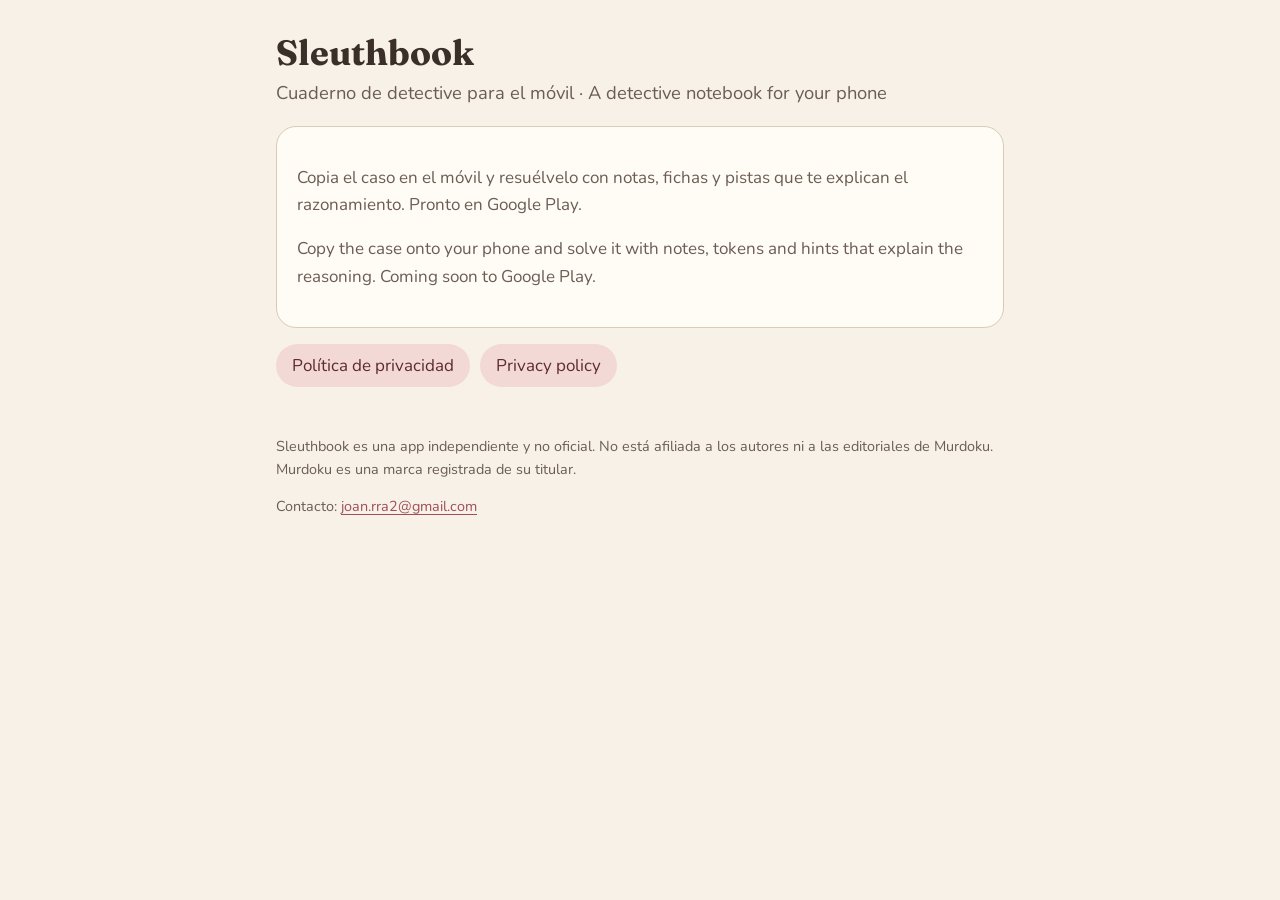
<file: index.html>
<!doctype html>
<html lang="es">
<head>
<meta charset="utf-8">
<meta name="viewport" content="width=device-width, initial-scale=1">
<title>Sleuthbook</title>
<meta name="description" content="Sleuthbook: cuaderno de detective para resolver puzles de lógica desde el móvil.">
<link rel="preconnect" href="https://fonts.googleapis.com">
<link rel="preconnect" href="https://fonts.gstatic.com" crossorigin>
<link href="https://fonts.googleapis.com/css2?family=Fraunces:opsz,wght@9..144,700&family=Nunito:wght@400;700&display=swap" rel="stylesheet">
<link rel="stylesheet" href="style.css">
</head>
<body>
<main>
<h1>Sleuthbook</h1>
<p class="tagline">Cuaderno de detective para el móvil · <span lang="en">A detective notebook for your phone</span></p>

<div class="card">
<p>Copia el caso en el móvil y resuélvelo con notas, fichas y pistas que te explican el razonamiento. Pronto en Google Play.</p>
<p lang="en">Copy the case onto your phone and solve it with notes, tokens and hints that explain the reasoning. Coming soon to Google Play.</p>
</div>

<div class="links">
<a class="pill" href="privacidad/">Política de privacidad</a>
<a class="pill" href="privacy/" lang="en">Privacy policy</a>
</div>

<footer>
<p>Sleuthbook es una app independiente y no oficial. No está afiliada a los autores ni a las editoriales de Murdoku. Murdoku es una marca registrada de su titular.</p>
<p>Contacto: <a href="mailto:joan.rra2@gmail.com">joan.rra2@gmail.com</a></p>
</footer>
</main>
</body>
</html>
</file>
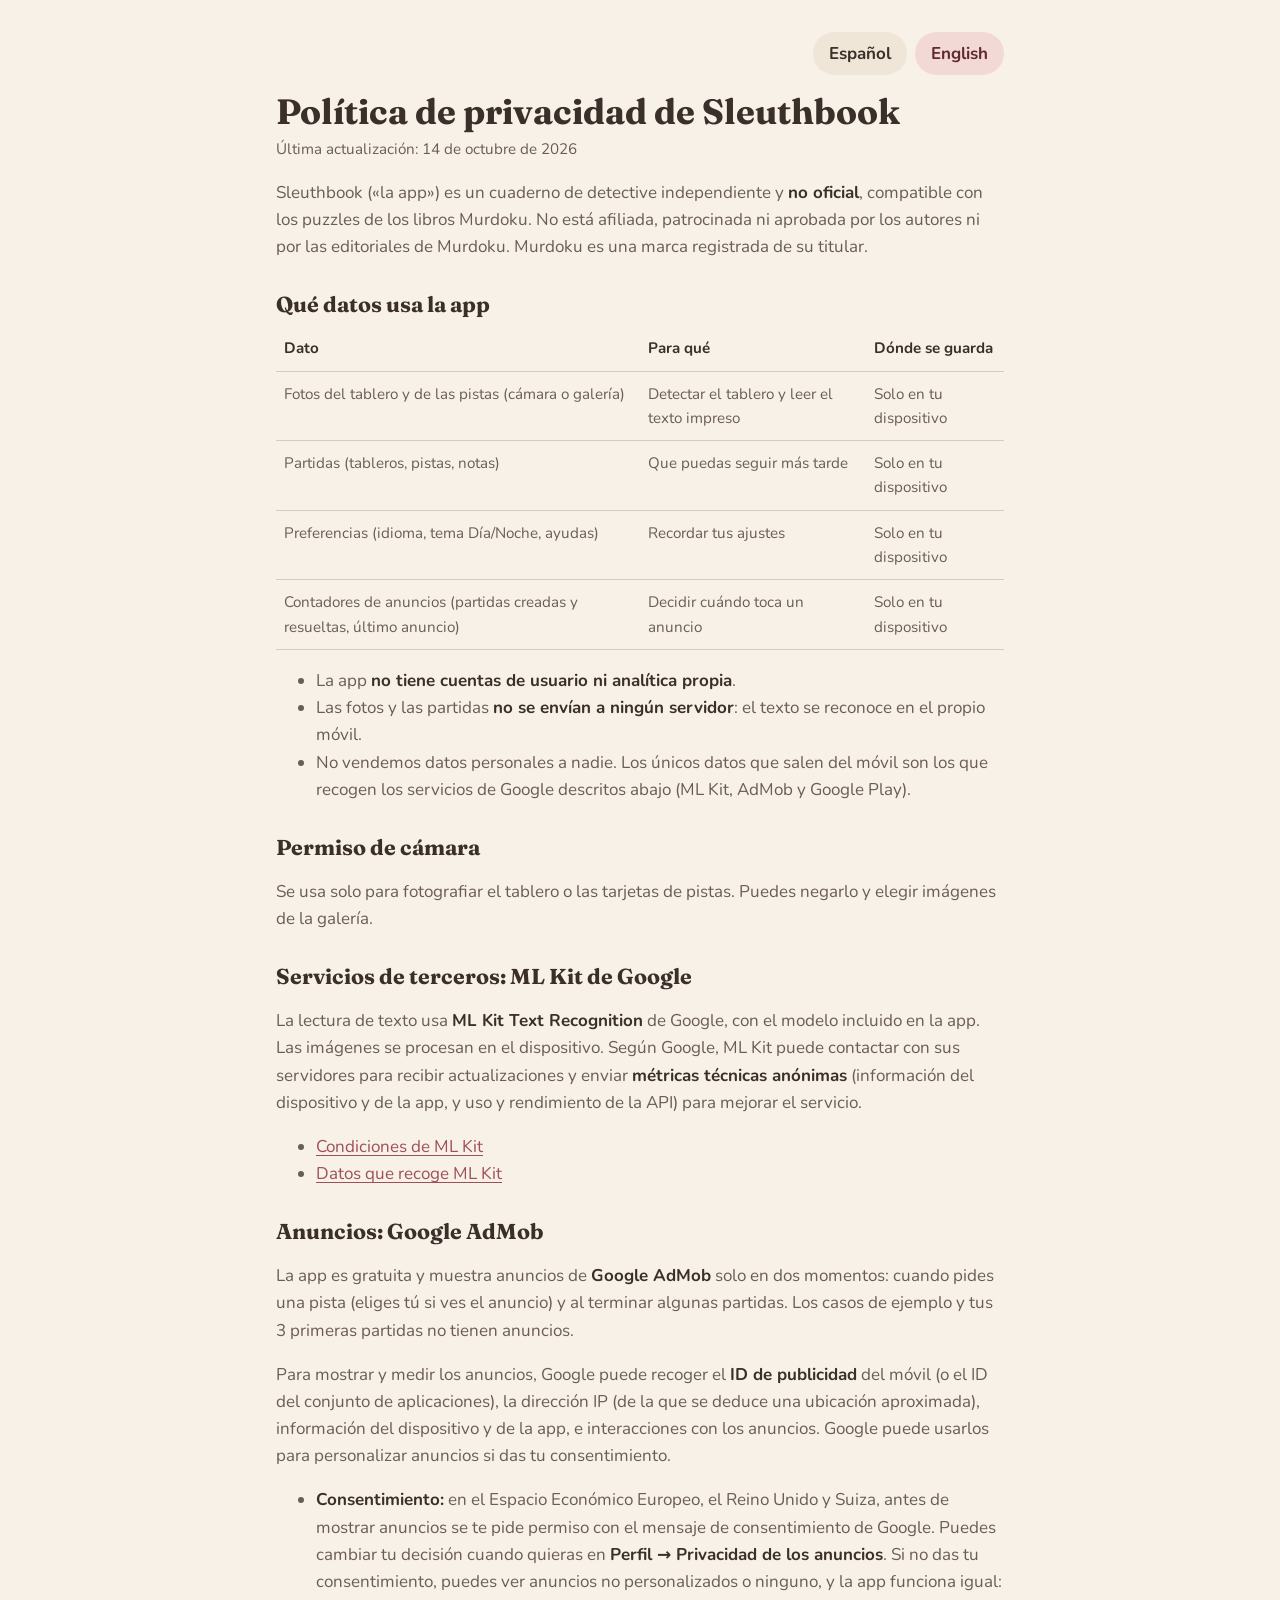
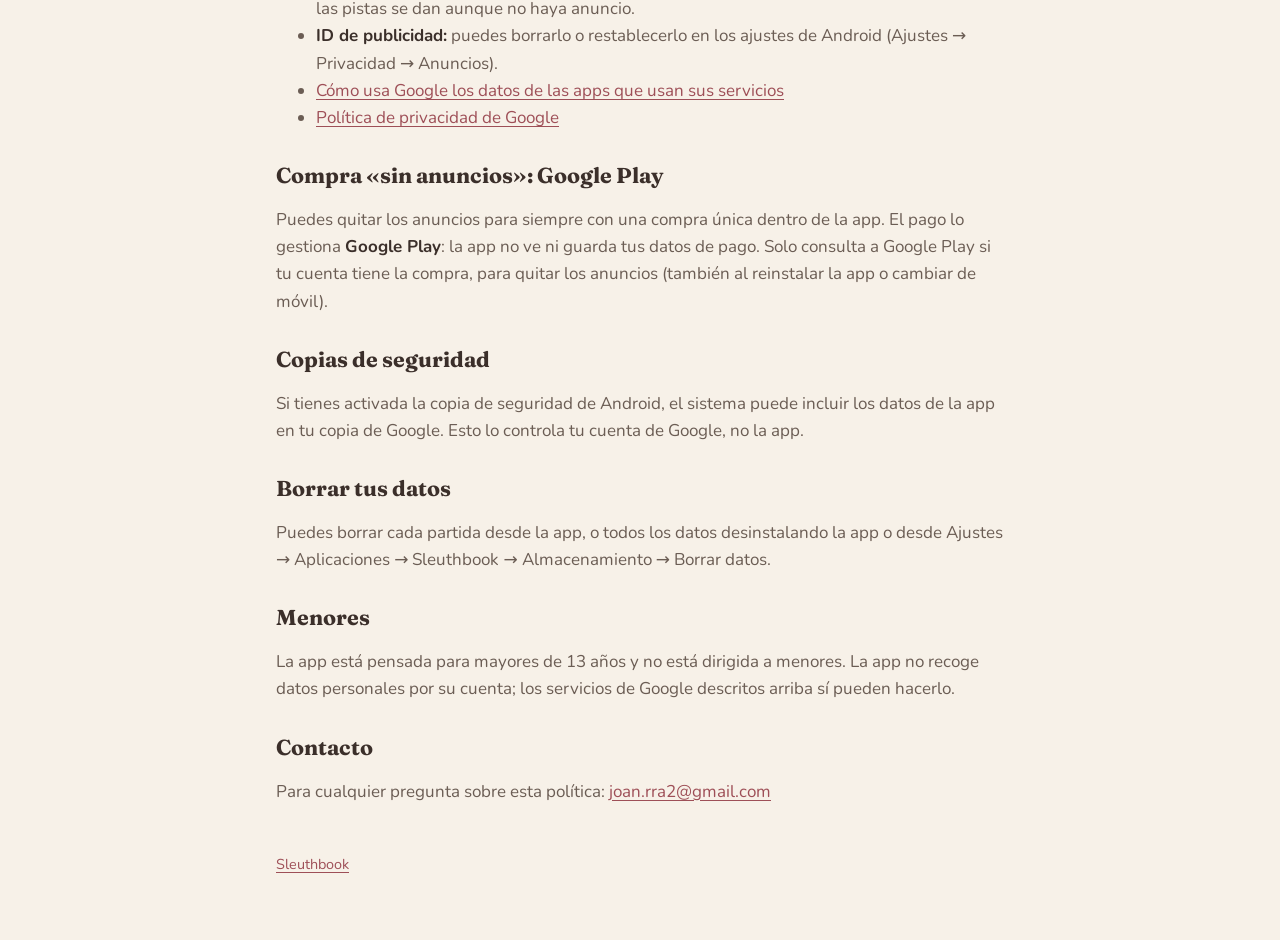
<file: privacidad/index.html>
<!doctype html>
<html lang="es">
<head>
<meta charset="utf-8">
<meta name="viewport" content="width=device-width, initial-scale=1">
<title>Política de privacidad · Sleuthbook</title>
<meta name="description" content="Política de privacidad de Sleuthbook, cuaderno de detective para el móvil.">
<link rel="alternate" hreflang="en" href="../privacy/">
<link rel="preconnect" href="https://fonts.googleapis.com">
<link rel="preconnect" href="https://fonts.gstatic.com" crossorigin>
<link href="https://fonts.googleapis.com/css2?family=Fraunces:opsz,wght@9..144,700&family=Nunito:wght@400;700&display=swap" rel="stylesheet">
<link rel="stylesheet" href="../style.css">
</head>
<body>
<main>
<nav class="lang" aria-label="Idioma"><a href="./" aria-current="page" lang="es">Español</a><a href="../privacy/" lang="en">English</a></nav>

<h1>Política de privacidad de Sleuthbook</h1>
<p class="updated">Última actualización: 14 de octubre de 2026</p>

<p>Sleuthbook («la app») es un cuaderno de detective independiente y <strong>no oficial</strong>, compatible con los puzzles de los libros Murdoku. No está afiliada, patrocinada ni aprobada por los autores ni por las editoriales de Murdoku. Murdoku es una marca registrada de su titular.</p>

<h2>Qué datos usa la app</h2>
<div class="table">
<table>
<thead><tr><th>Dato</th><th>Para qué</th><th>Dónde se guarda</th></tr></thead>
<tbody>
<tr><td>Fotos del tablero y de las pistas (cámara o galería)</td><td>Detectar el tablero y leer el texto impreso</td><td>Solo en tu dispositivo</td></tr>
<tr><td>Partidas (tableros, pistas, notas)</td><td>Que puedas seguir más tarde</td><td>Solo en tu dispositivo</td></tr>
<tr><td>Preferencias (idioma, tema Día/Noche, ayudas)</td><td>Recordar tus ajustes</td><td>Solo en tu dispositivo</td></tr>
<tr><td>Contadores de anuncios (partidas creadas y resueltas, último anuncio)</td><td>Decidir cuándo toca un anuncio</td><td>Solo en tu dispositivo</td></tr>
</tbody>
</table>
</div>
<ul>
<li>La app <strong>no tiene cuentas de usuario ni analítica propia</strong>.</li>
<li>Las fotos y las partidas <strong>no se envían a ningún servidor</strong>: el texto se reconoce en el propio móvil.</li>
<li>No vendemos datos personales a nadie. Los únicos datos que salen del móvil son los que recogen los servicios de Google descritos abajo (ML Kit, AdMob y Google Play).</li>
</ul>

<h2>Permiso de cámara</h2>
<p>Se usa solo para fotografiar el tablero o las tarjetas de pistas. Puedes negarlo y elegir imágenes de la galería.</p>

<h2>Servicios de terceros: ML Kit de Google</h2>
<p>La lectura de texto usa <strong>ML Kit Text Recognition</strong> de Google, con el modelo incluido en la app. Las imágenes se procesan en el dispositivo. Según Google, ML Kit puede contactar con sus servidores para recibir actualizaciones y enviar <strong>métricas técnicas anónimas</strong> (información del dispositivo y de la app, y uso y rendimiento de la API) para mejorar el servicio.</p>
<ul>
<li><a href="https://developers.google.com/ml-kit/terms">Condiciones de ML Kit</a></li>
<li><a href="https://developers.google.com/ml-kit/android-data-disclosure">Datos que recoge ML Kit</a></li>
</ul>

<h2>Anuncios: Google AdMob</h2>
<p>La app es gratuita y muestra anuncios de <strong>Google AdMob</strong> solo en dos momentos: cuando pides una pista (eliges tú si ves el anuncio) y al terminar algunas partidas. Los casos de ejemplo y tus 3 primeras partidas no tienen anuncios.</p>
<p>Para mostrar y medir los anuncios, Google puede recoger el <strong>ID de publicidad</strong> del móvil (o el ID del conjunto de aplicaciones), la dirección IP (de la que se deduce una ubicación aproximada), información del dispositivo y de la app, e interacciones con los anuncios. Google puede usarlos para personalizar anuncios si das tu consentimiento.</p>
<ul>
<li><strong>Consentimiento:</strong> en el Espacio Económico Europeo, el Reino Unido y Suiza, antes de mostrar anuncios se te pide permiso con el mensaje de consentimiento de Google. Puedes cambiar tu decisión cuando quieras en <strong>Perfil → Privacidad de los anuncios</strong>. Si no das tu consentimiento, puedes ver anuncios no personalizados o ninguno, y la app funciona igual: las pistas se dan aunque no haya anuncio.</li>
<li><strong>ID de publicidad:</strong> puedes borrarlo o restablecerlo en los ajustes de Android (Ajustes → Privacidad → Anuncios).</li>
<li><a href="https://policies.google.com/technologies/partner-sites">Cómo usa Google los datos de las apps que usan sus servicios</a></li>
<li><a href="https://policies.google.com/privacy">Política de privacidad de Google</a></li>
</ul>

<h2>Compra «sin anuncios»: Google Play</h2>
<p>Puedes quitar los anuncios para siempre con una compra única dentro de la app. El pago lo gestiona <strong>Google Play</strong>: la app no ve ni guarda tus datos de pago. Solo consulta a Google Play si tu cuenta tiene la compra, para quitar los anuncios (también al reinstalar la app o cambiar de móvil).</p>

<h2>Copias de seguridad</h2>
<p>Si tienes activada la copia de seguridad de Android, el sistema puede incluir los datos de la app en tu copia de Google. Esto lo controla tu cuenta de Google, no la app.</p>

<h2>Borrar tus datos</h2>
<p>Puedes borrar cada partida desde la app, o todos los datos desinstalando la app o desde Ajustes → Aplicaciones → Sleuthbook → Almacenamiento → Borrar datos.</p>

<h2>Menores</h2>
<p>La app está pensada para mayores de 13 años y no está dirigida a menores. La app no recoge datos personales por su cuenta; los servicios de Google descritos arriba sí pueden hacerlo.</p>

<h2>Contacto</h2>
<p>Para cualquier pregunta sobre esta política: <a href="mailto:joan.rra2@gmail.com">joan.rra2@gmail.com</a></p>

<footer><a href="../">Sleuthbook</a></footer>
</main>
</body>
</html>
</file>
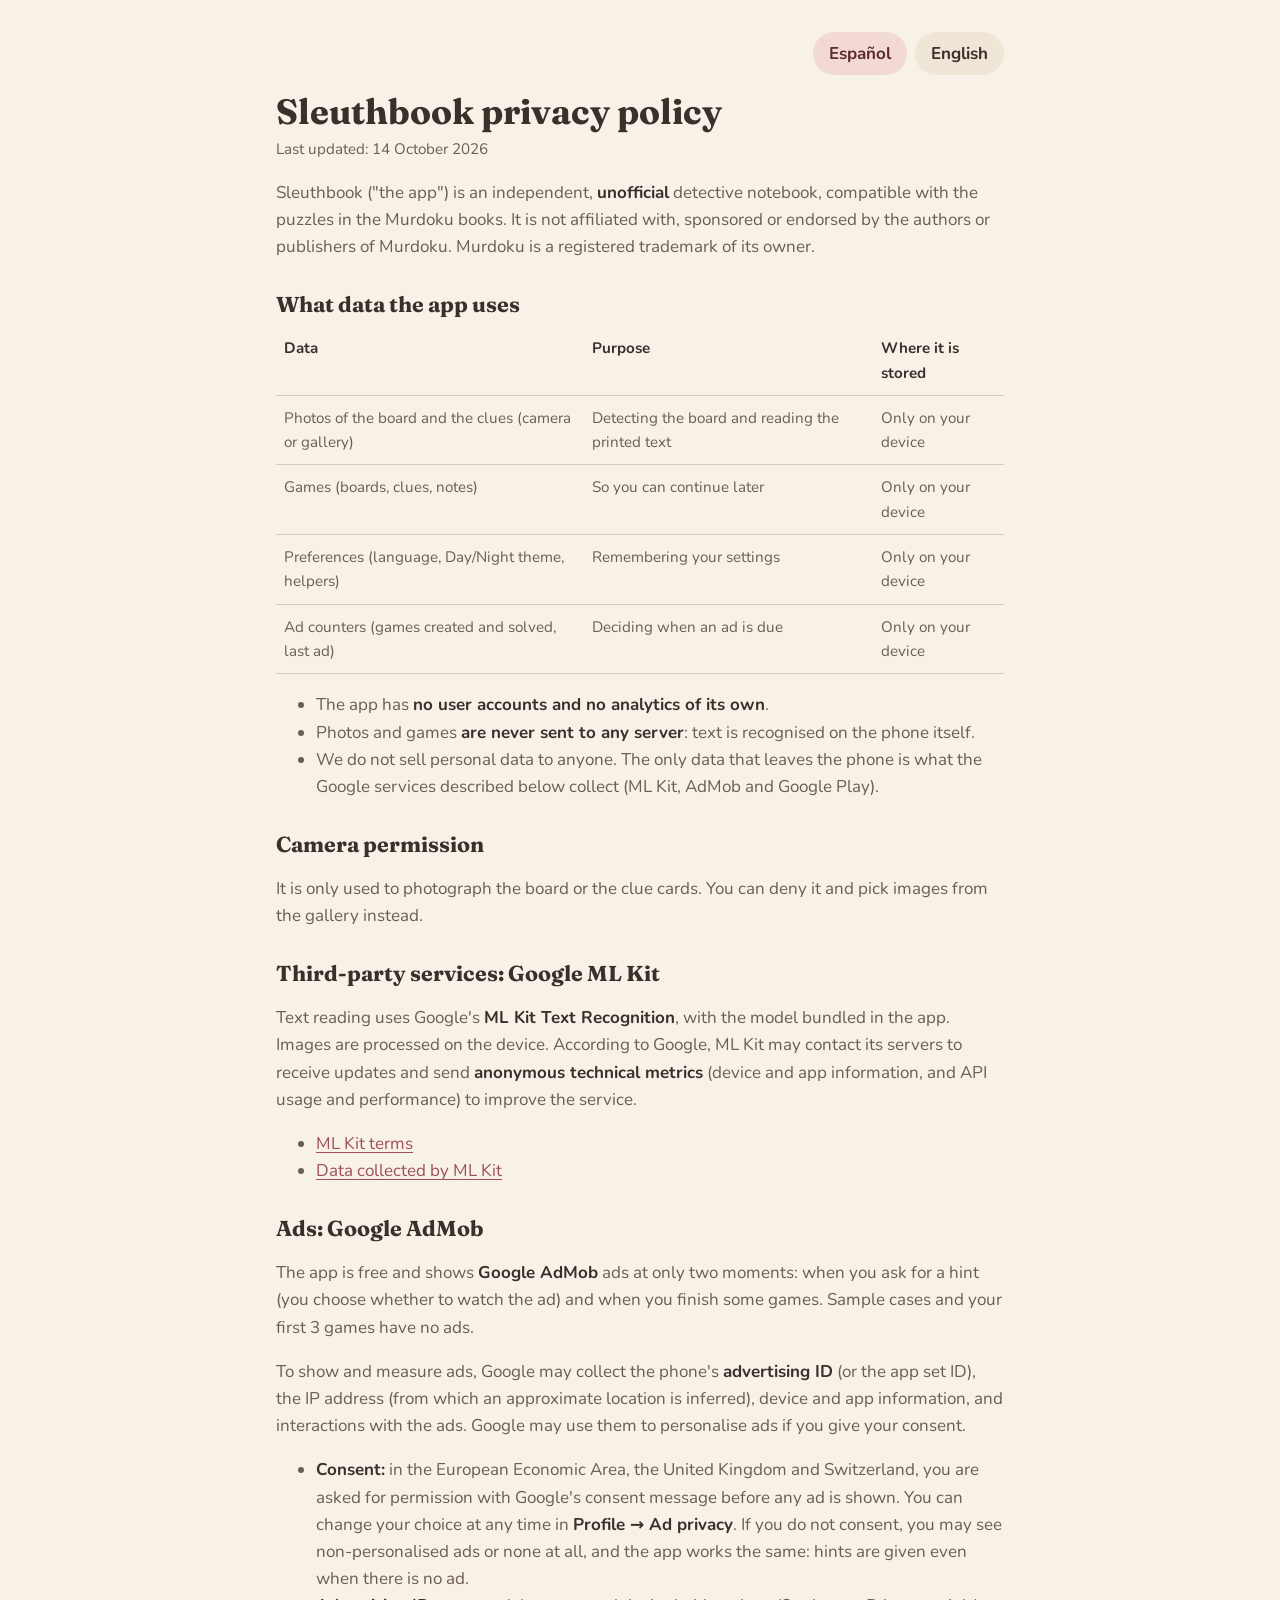
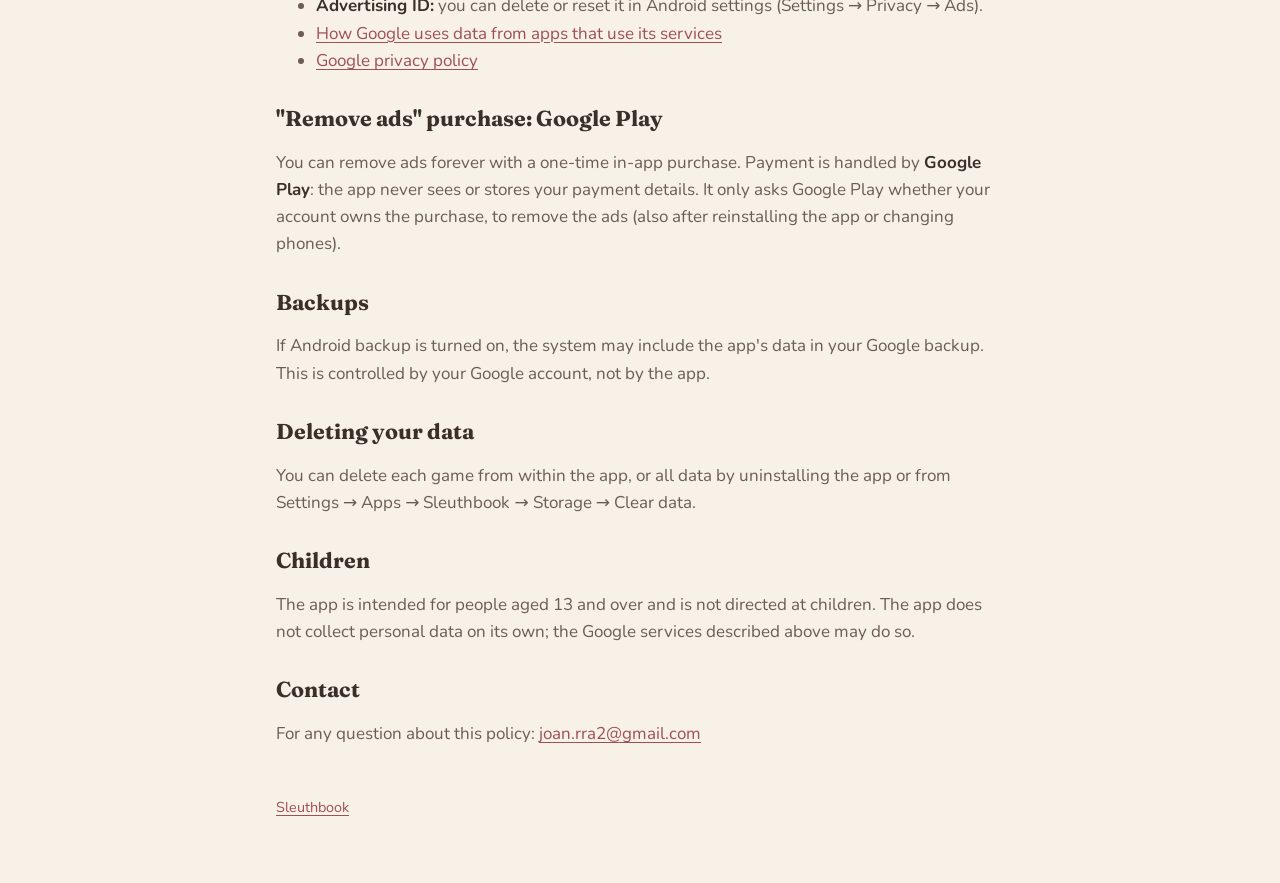
<file: privacy/index.html>
<!doctype html>
<html lang="en">
<head>
<meta charset="utf-8">
<meta name="viewport" content="width=device-width, initial-scale=1">
<title>Privacy policy · Sleuthbook</title>
<meta name="description" content="Privacy policy of Sleuthbook, a detective notebook for your phone.">
<link rel="alternate" hreflang="es" href="../privacidad/">
<link rel="preconnect" href="https://fonts.googleapis.com">
<link rel="preconnect" href="https://fonts.gstatic.com" crossorigin>
<link href="https://fonts.googleapis.com/css2?family=Fraunces:opsz,wght@9..144,700&family=Nunito:wght@400;700&display=swap" rel="stylesheet">
<link rel="stylesheet" href="../style.css">
</head>
<body>
<main>
<nav class="lang" aria-label="Language"><a href="../privacidad/" lang="es">Español</a><a href="./" aria-current="page" lang="en">English</a></nav>

<h1>Sleuthbook privacy policy</h1>
<p class="updated">Last updated: 14 October 2026</p>

<p>Sleuthbook ("the app") is an independent, <strong>unofficial</strong> detective notebook, compatible with the puzzles in the Murdoku books. It is not affiliated with, sponsored or endorsed by the authors or publishers of Murdoku. Murdoku is a registered trademark of its owner.</p>

<h2>What data the app uses</h2>
<div class="table">
<table>
<thead><tr><th>Data</th><th>Purpose</th><th>Where it is stored</th></tr></thead>
<tbody>
<tr><td>Photos of the board and the clues (camera or gallery)</td><td>Detecting the board and reading the printed text</td><td>Only on your device</td></tr>
<tr><td>Games (boards, clues, notes)</td><td>So you can continue later</td><td>Only on your device</td></tr>
<tr><td>Preferences (language, Day/Night theme, helpers)</td><td>Remembering your settings</td><td>Only on your device</td></tr>
<tr><td>Ad counters (games created and solved, last ad)</td><td>Deciding when an ad is due</td><td>Only on your device</td></tr>
</tbody>
</table>
</div>
<ul>
<li>The app has <strong>no user accounts and no analytics of its own</strong>.</li>
<li>Photos and games <strong>are never sent to any server</strong>: text is recognised on the phone itself.</li>
<li>We do not sell personal data to anyone. The only data that leaves the phone is what the Google services described below collect (ML Kit, AdMob and Google Play).</li>
</ul>

<h2>Camera permission</h2>
<p>It is only used to photograph the board or the clue cards. You can deny it and pick images from the gallery instead.</p>

<h2>Third-party services: Google ML Kit</h2>
<p>Text reading uses Google's <strong>ML Kit Text Recognition</strong>, with the model bundled in the app. Images are processed on the device. According to Google, ML Kit may contact its servers to receive updates and send <strong>anonymous technical metrics</strong> (device and app information, and API usage and performance) to improve the service.</p>
<ul>
<li><a href="https://developers.google.com/ml-kit/terms">ML Kit terms</a></li>
<li><a href="https://developers.google.com/ml-kit/android-data-disclosure">Data collected by ML Kit</a></li>
</ul>

<h2>Ads: Google AdMob</h2>
<p>The app is free and shows <strong>Google AdMob</strong> ads at only two moments: when you ask for a hint (you choose whether to watch the ad) and when you finish some games. Sample cases and your first 3 games have no ads.</p>
<p>To show and measure ads, Google may collect the phone's <strong>advertising ID</strong> (or the app set ID), the IP address (from which an approximate location is inferred), device and app information, and interactions with the ads. Google may use them to personalise ads if you give your consent.</p>
<ul>
<li><strong>Consent:</strong> in the European Economic Area, the United Kingdom and Switzerland, you are asked for permission with Google's consent message before any ad is shown. You can change your choice at any time in <strong>Profile → Ad privacy</strong>. If you do not consent, you may see non-personalised ads or none at all, and the app works the same: hints are given even when there is no ad.</li>
<li><strong>Advertising ID:</strong> you can delete or reset it in Android settings (Settings → Privacy → Ads).</li>
<li><a href="https://policies.google.com/technologies/partner-sites">How Google uses data from apps that use its services</a></li>
<li><a href="https://policies.google.com/privacy">Google privacy policy</a></li>
</ul>

<h2>"Remove ads" purchase: Google Play</h2>
<p>You can remove ads forever with a one-time in-app purchase. Payment is handled by <strong>Google Play</strong>: the app never sees or stores your payment details. It only asks Google Play whether your account owns the purchase, to remove the ads (also after reinstalling the app or changing phones).</p>

<h2>Backups</h2>
<p>If Android backup is turned on, the system may include the app's data in your Google backup. This is controlled by your Google account, not by the app.</p>

<h2>Deleting your data</h2>
<p>You can delete each game from within the app, or all data by uninstalling the app or from Settings → Apps → Sleuthbook → Storage → Clear data.</p>

<h2>Children</h2>
<p>The app is intended for people aged 13 and over and is not directed at children. The app does not collect personal data on its own; the Google services described above may do so.</p>

<h2>Contact</h2>
<p>For any question about this policy: <a href="mailto:joan.rra2@gmail.com">joan.rra2@gmail.com</a></p>

<footer><a href="../">Sleuthbook</a></footer>
</main>
</body>
</html>
</file>
<file: style.css>
/* Sleuthbook: misma paleta que la app (shared/.../ui/Theme.kt), temas Día y Noche automáticos. */
:root {
  --bg: #F7F1E8; --surface: #FFFBF5; --surface2: #EFE6D8; --outline: #D8CBB8;
  --text: #3B2F2A; --text2: #6B5D54; --primary: #9E4F57; --primary-soft: #F2D9D6; --on-primary-soft: #5E2A30;
}
@media (prefers-color-scheme: dark) {
  :root {
    --bg: #1F1A22; --surface: #2A2330; --surface2: #352D3B; --outline: #4A4050;
    --text: #F3EAE0; --text2: #C9BBB0; --primary: #E8A9AE; --primary-soft: #4A2F36; --on-primary-soft: #F6D7DA;
  }
}
* { box-sizing: border-box; }
html { -webkit-text-size-adjust: 100%; }
body {
  margin: 0; background: var(--bg); color: var(--text);
  font: 17px/1.6 "Nunito", system-ui, -apple-system, "Segoe UI", sans-serif;
}
main { max-width: 760px; margin: 0 auto; padding: 32px 16px 64px; }
h1, h2 { font-family: "Fraunces", Georgia, serif; line-height: 1.2; }
h1 { font-size: 2.2rem; margin: 0 0 4px; }
h2 { font-size: 1.35rem; margin: 32px 0 8px; }
p, li { color: var(--text2); }
strong { color: var(--text); }
a { color: var(--primary); text-underline-offset: 3px; word-break: break-word; }
a:focus-visible { outline: 3px solid var(--primary); outline-offset: 2px; border-radius: 4px; }
.updated { font-size: .95rem; margin-top: 0; }
.card { background: var(--surface); border: 1px solid var(--outline); border-radius: 20px; padding: 20px; margin: 16px 0; }
.lang { display: flex; gap: 8px; justify-content: flex-end; margin-bottom: 16px; font-weight: 700; }
.lang a, .pill {
  display: inline-block; padding: 8px 16px; border-radius: 999px; text-decoration: none;
  background: var(--primary-soft); color: var(--on-primary-soft);
}
.lang a[aria-current="page"] { background: var(--surface2); color: var(--text); }
.table { overflow-x: auto; }
table { width: 100%; border-collapse: collapse; font-size: .95rem; }
th, td { text-align: left; padding: 10px 8px; border-bottom: 1px solid var(--outline); vertical-align: top; }
th { color: var(--text); }
td { color: var(--text2); }
footer { margin-top: 48px; font-size: .9rem; color: var(--text2); }
.tagline { font-size: 1.15rem; margin-top: 0; }
.links { display: flex; flex-wrap: wrap; gap: 10px; }
</file>
